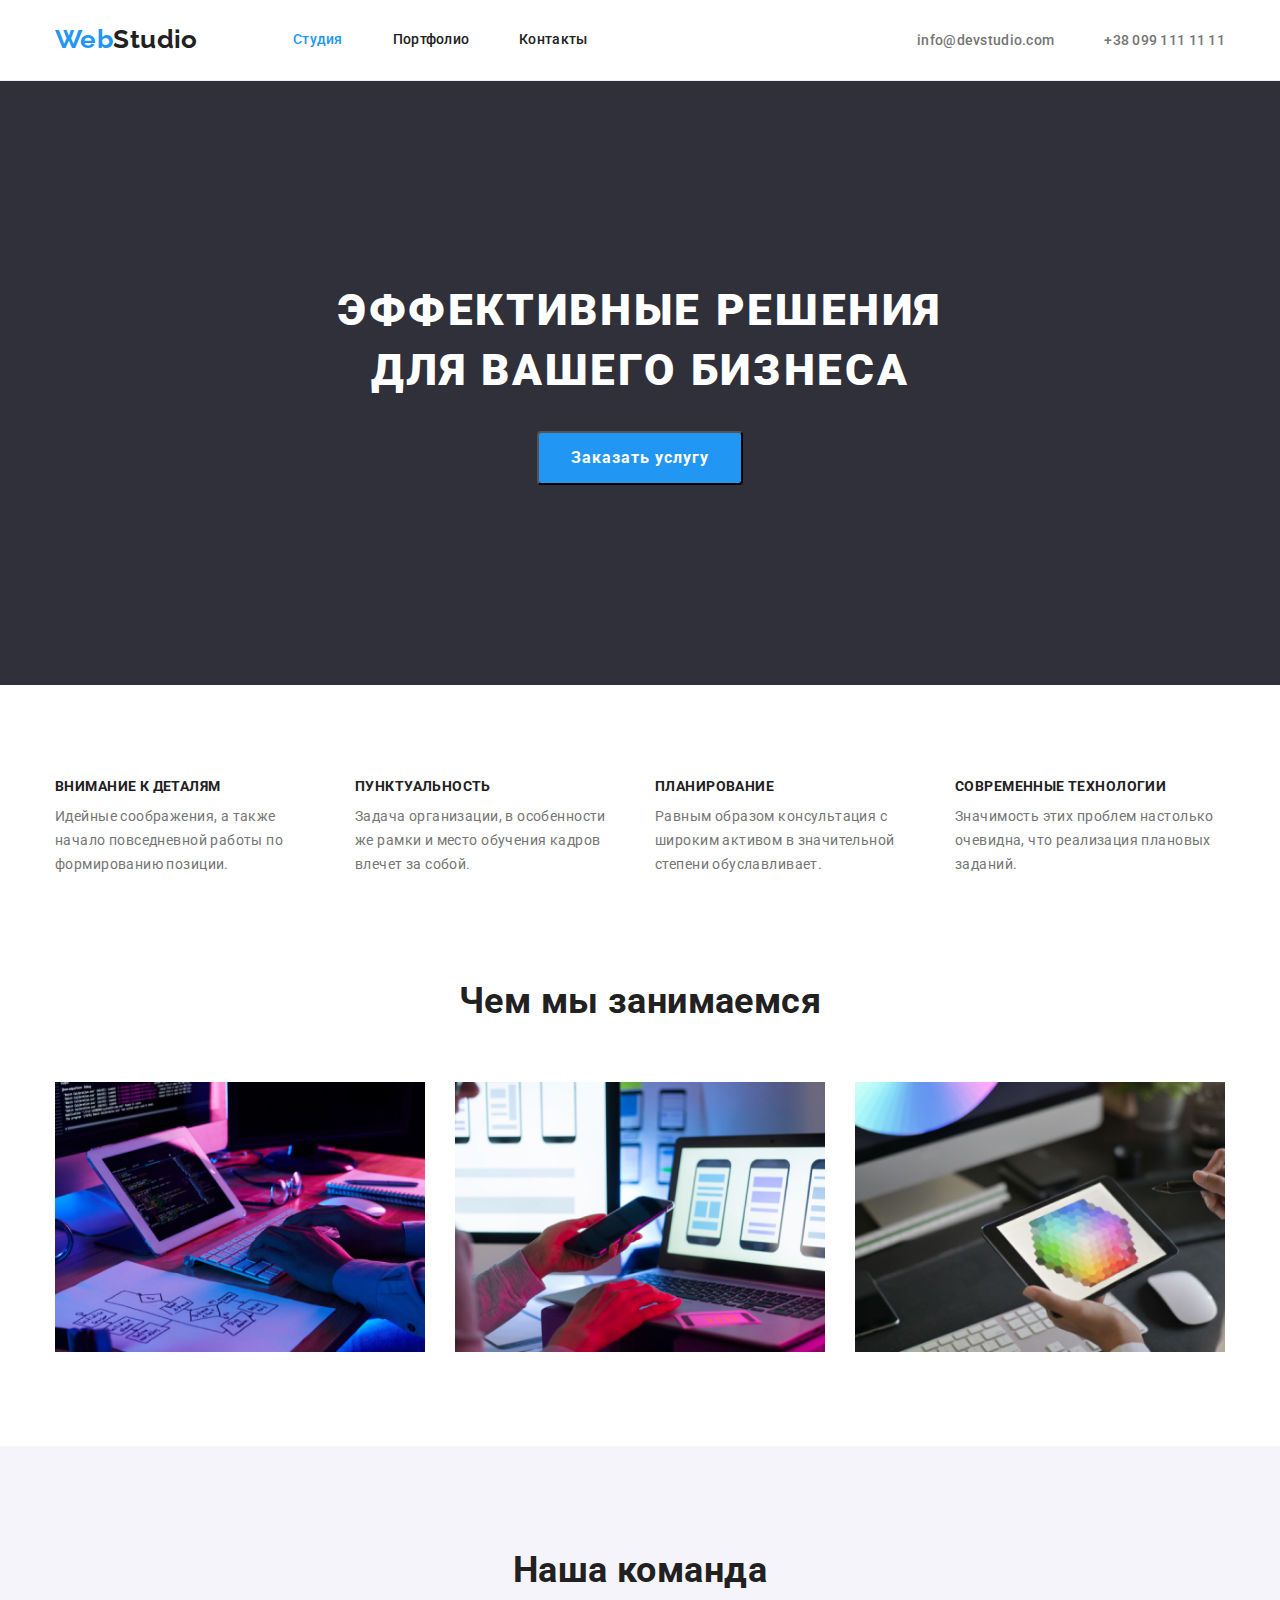
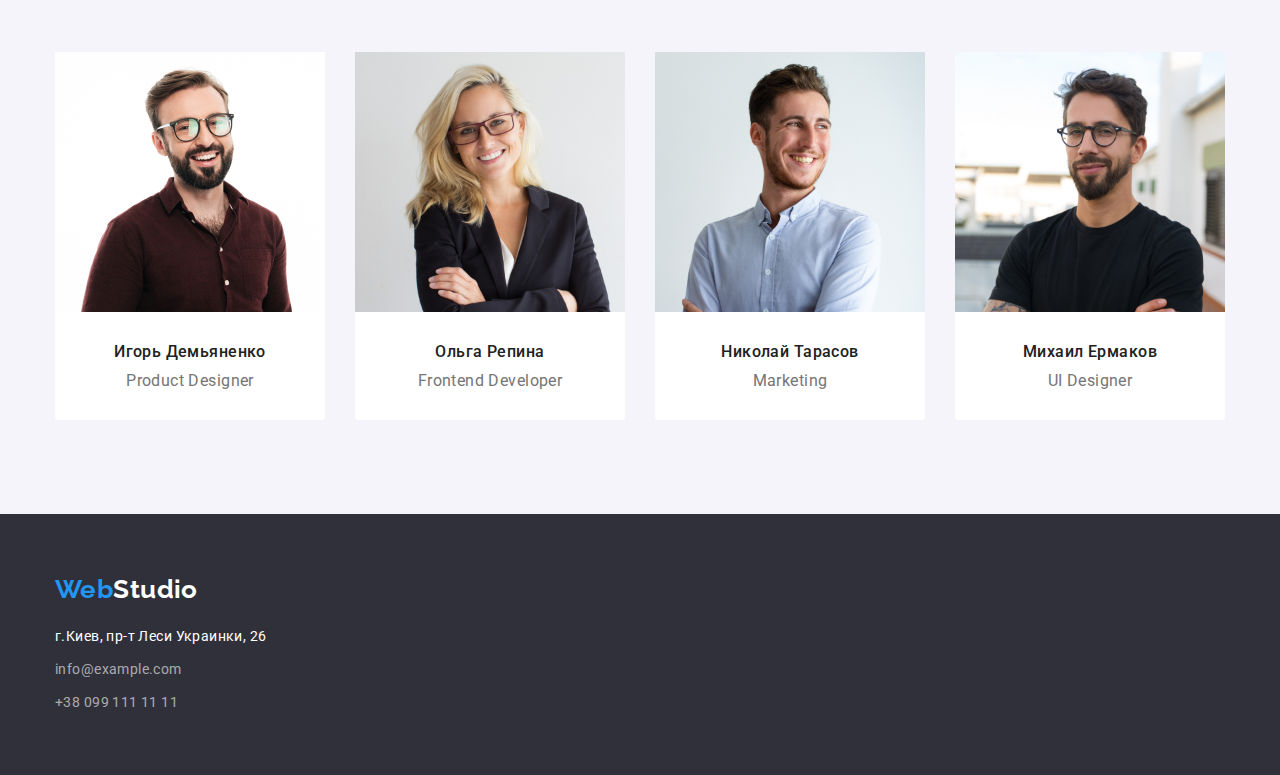
<file: index.html>
<!DOCTYPE html>
<html lang="ru">

<head>
    <meta charset="UTF-8">
    <meta http-equiv="X-UA-Compatible" content="IE=edge">
    <meta name="viewport" content="width=device-width, initial-scale=1.0">
    <title>Studio</title>
    <link rel="preconnect" href="https://fonts.googleapis.com">
    <link rel="preconnect" href="https://fonts.gstatic.com" crossorigin>
    <link href="https://fonts.googleapis.com/css2?family=Raleway:wght@700&family=Roboto:wght@400;500;700&display=swap"
        rel="stylesheet">
    <link rel="stylesheet"
        href="https://cdnjs.cloudflare.com/ajax/libs/modern-normalize/1.0.0/modern-normalize.min.css" />

    <link rel="stylesheet" href="./css/style.css">
</head>

<body>
    <header class="header">
        <div class="container wrapper">
            <a href="./index.html" class="header-logo logo link" lang="en"><span class="webstudio">Web</span>Studio</a>
            <nav class="site-nav">
                <ul class="nav-list">
                    <li class="nav-item"><a href="./index.html" class="link-nav current link">Студия</a></li>
                    <li class="nav-item"><a href="./portfolio.html" class="link-nav link">Портфолио</a></li>
                    <li class="nav-item"><a href="" class="link-nav link">Контакты</a></li>
                </ul>
            </nav>
            <ul class="header-adress-list">
                <li class="header-adress-mail"><a href="mailto:info@devstudio.com" class="header-adress link"
                        lang="en">info@devstudio.com</a></li>
                <li><a href="tel:+38-099-111-11-11" class="header-adress link">+38 099 111 11 11</a></li>
            </ul>
        </div>
    </header>

    <main>
        <!-- Hero -->
        <section class="section-hero section">
            <div class="container">
                <h1 class="hero-title">Эффективные решения для вашего бизнеса</h1>
                <button type="button" class="button-order button">Заказать услугу</button>
            </div>
        </section>

        <!-- Особенности -->
        <section class="section-article section">
            <div class="container">
                <h2 class="visually-hidden">Наши скилы</h2>
                <ul class="article-list">
                    <li class="article-item">
                        <h3 class="article-sub-title">Внимание к деталям</h3>
                        <p class="article-text">Идейные соображения, а также начало повседневной работы по формированию
                            позиции.</p>
                    </li>

                    <li class="article-item">
                        <h3 class="article-sub-title">Пунктуальность</h3>
                        <p class="article-text">Задача организации, в особенности же рамки и место обучения кадров
                            влечет за собой.</p>
                    </li class="article-item">

                    <li class="article-item">
                        <h3 class="article-sub-title">Планирование</h3>
                        <p class="article-text">Равным образом консультация с широким активом в значительной степени
                            обуславливает.</p>
                    </li class="article-item">

                    <li class="article-item">
                        <h3 class="article-sub-title">Современные технологии</h3>
                        <p class="article-text">Значимость этих проблем настолько очевидна, что реализация плановых
                            заданий.</p>
                    </li>
                </ul>
            </div>
        </section>

        <section class="section-gallery section section-dop">
            <div class="container">
                <h2 class="gallery-title">Чем мы занимаемся</h2>
                <ul class="gallery-list">
                    <li class="gallery-item"><img src="./images/main/ourjob1.jpg" alt="Чем мы занимаемся" width="370px"
                            height="270px" class="gallery-img"></li>
                    <li class="gallery-item"><img src="./images/main/ourjob2.jpg" alt="Чем мы занимаемся" width="370px"
                            height="270px" class="gallery-img"></li>
                    <li class="gallery-item"><img src="./images/main/ourjob3.jpg" alt="Чем мы занимаемся" width="370px"
                            height="270px" class="gallery-img"></li>
                </ul>
            </div>
        </section>

        <!-- Наша команда -->
        <section class="section-team section">
            <div class="container">
                <h2 class="team-title">Наша команда</h2>
                <ul class="team-list">
                    <li class="team-item">
                        <img src="./images/main/team1.png" alt="Игорь Дем'яненко" class="team-img" width="270px"
                            height="260px">
                        <div class="team-box">
                            <h3 class="team-sub-title">Игорь Демьяненко</h3>
                            <p class="team-text">Product Designer</p>
                        </div>
                    </li>
                    <li class="team-item">
                        <img src="./images/main/team2.jpg" alt="Ольга Репина" class="team-img" width="270px"
                            height="260px">
                        <div class="team-box">
                            <h3 class="team-sub-title">Ольга Репина</h3>
                            <p class="team-text">Frontend Developer</p>
                        </div>
                    </li>
                    <li class="team-item">
                        <img src="./images/main/team3.jpg" alt="Николай Тарасов" class="team-img" width="270px"
                            height="260px">
                        <div class="team-box">
                            <h3 class="team-sub-title">Николай Тарасов</h3>
                            <p class="team-text">Marketing</p>
                        </div>
                    </li>
                    <li class="team-item">
                        <img src="./images/main/team4.jpg" alt="Михаил Ермаков" class="team-img" width="270px"
                            height="260px">
                        <div class="team-box">
                            <h3 class="team-sub-title">Михаил Ермаков</h3>
                            <p class="team-text">UI Designer</p>
                        </div>
                    </li>
                </ul>
            </div>
        </section>
    </main>

    <!-- Подвал -->
    <footer class="footer ">
        <div class="container">
            <a href="./index.html" class="footer-logo logo link"><span class="webstudio">Web</span>Studio</a>
            <address>
                <a href="https://goo.gl/maps/xhhqfHKfK66kYqQT9" target="_blank"
                    class="footer-adress link adress-phyth link">г.Киев, пр-т Леси Украинки, 26</a>
                <a href=" mailto:info@example.com" lang="en" class="footer-adress link  link">info@example.com</a>
                <a href="tel:+38-099-111-11-11" class="footer-adress link  link">+38 099 111 11 11</a>
            </address>
        </div>
    </footer>
</body>

</html>
</file>
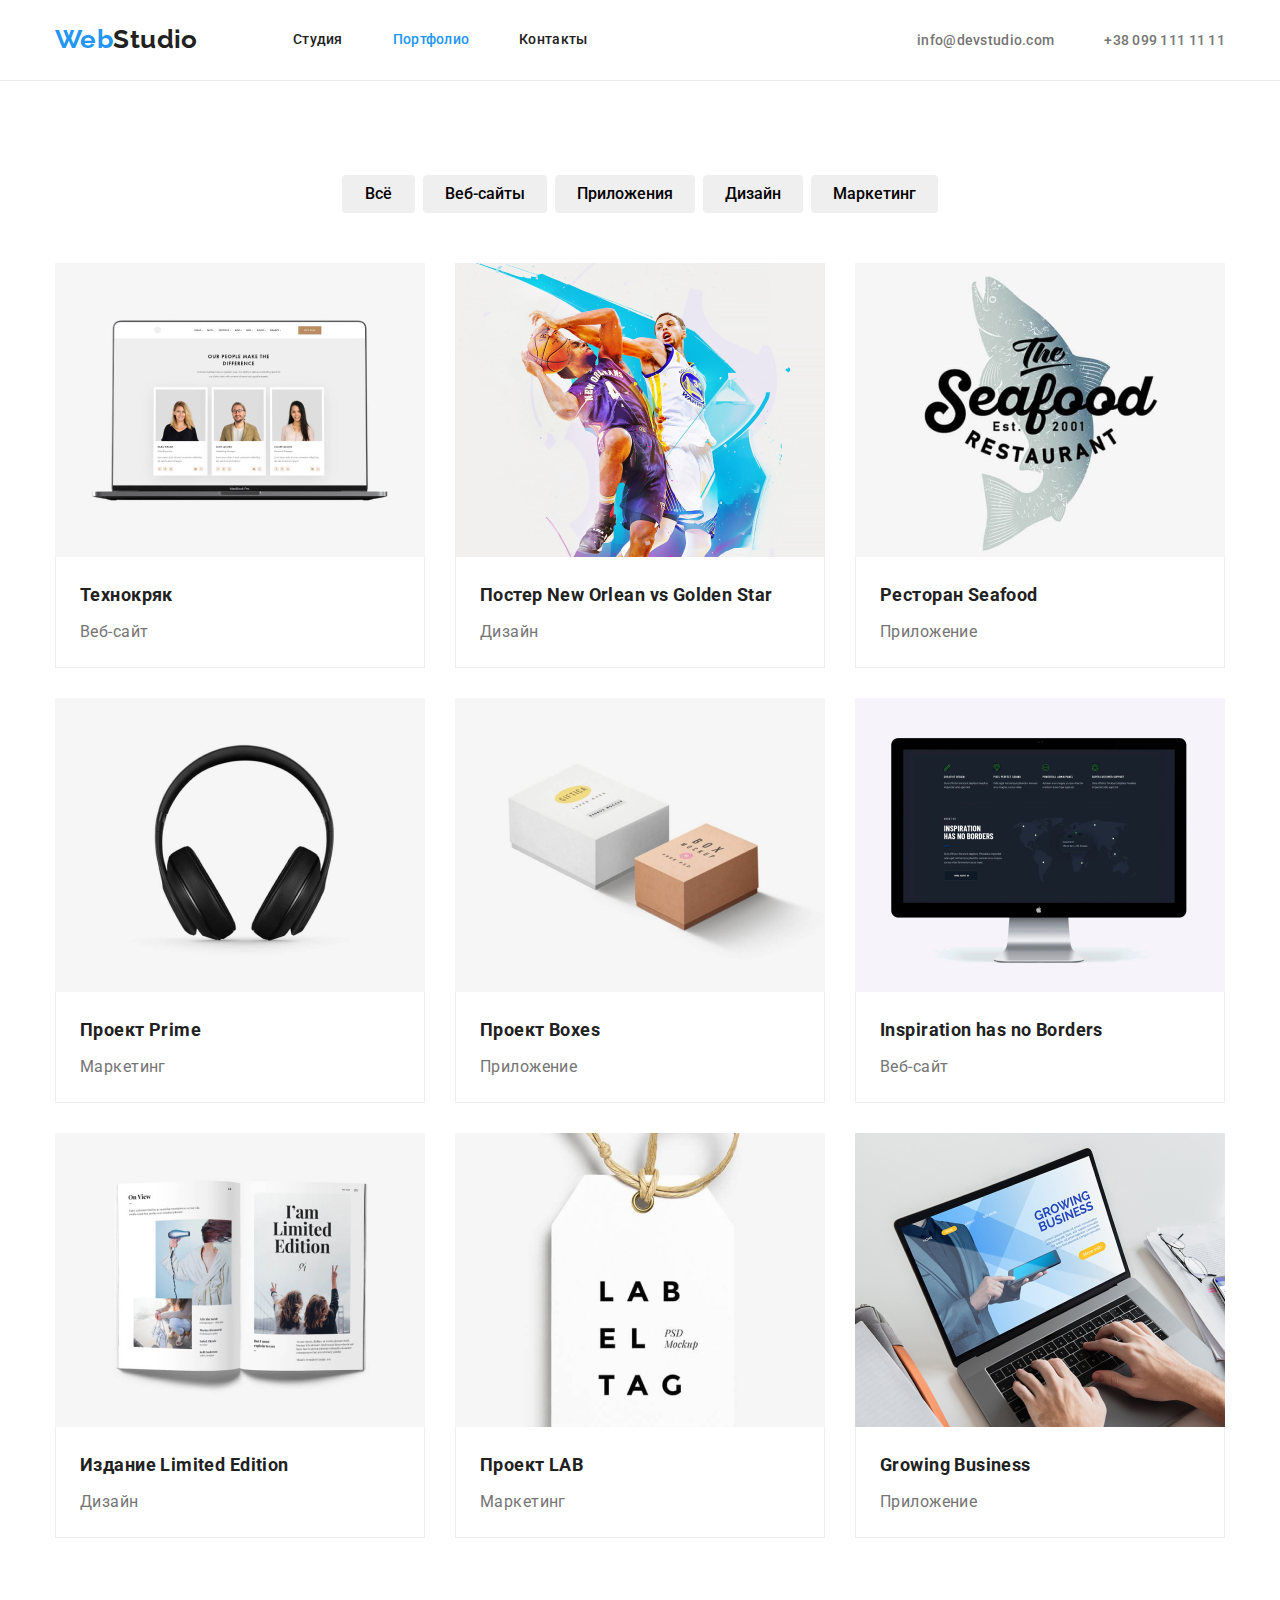
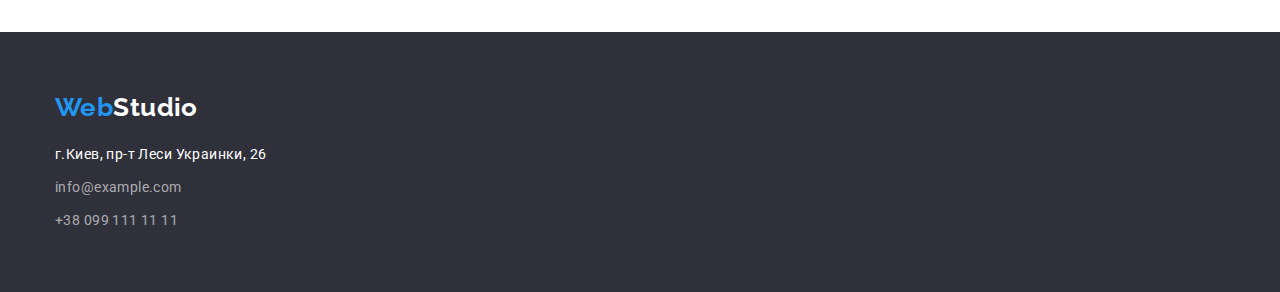
<file: portfolio.html>
<!DOCTYPE html>
<html lang="ru">

<head>
    <meta charset="UTF-8">
    <meta http-equiv="X-UA-Compatible" content="IE=edge">
    <meta name="viewport" content="width=device-width, initial-scale=1.0">
    <title>Portfolio</title>
    <link rel="preconnect" href="https://fonts.googleapis.com">
    <link rel="preconnect" href="https://fonts.gstatic.com" crossorigin>
    <link href="https://fonts.googleapis.com/css2?family=Raleway:wght@700&family=Roboto:wght@400;500;700&display=swap"
        rel="stylesheet">
    <link rel="stylesheet"
        href="https://cdnjs.cloudflare.com/ajax/libs/modern-normalize/1.0.0/modern-normalize.min.css" />

    <link rel="stylesheet" href="./css/style.css">
</head>

<body>
    <header class="header">
        <div class="container wrapper">
            <a href="./index.html" class="header-logo logo link" lang="en"><span class="webstudio">Web</span>Studio</a>
            <nav class="site-nav">
                <ul class="nav-list">
                    <li class="nav-item"><a href="./index.html" class="link-nav link">Студия</a></li>
                    <li class="nav-item"><a href="./portfolio.html" class="link-nav current link">Портфолио</a></li>
                    <li class="nav-item"><a href="" class="link-nav link">Контакты</a></li>
                </ul>
            </nav>
            <ul class="header-adress-list">
                <li class="header-adress-mail"><a href="mailto:info@devstudio.com" class="header-adress link"
                        lang="en">info@devstudio.com</a></li>
                <li><a href="tel:+38-099-111-11-11" class="header-adress link">+38 099 111 11 11</a></li>
            </ul>
        </div>
    </header>

    <main>
        <section class="portfolio-nav section">
            <div class="container">
                <ul class="portfolio-nav-list">
                    <li class="portfolio-nav-item"><button type="button" class="portfolio-button button">Всё</button>
                    </li>
                    <li class="portfolio-nav-item"><button type="button"
                            class="portfolio-button button">Веб-сайты</button></li>
                    <li class="portfolio-nav-item"><button type="button"
                            class="portfolio-button button">Приложения</button>
                    </li>
                    <li class="portfolio-nav-item"><button type="button" class="portfolio-button button">Дизайн</button>
                    </li>
                    <li class="portfolio-nav-item"><button type="button"
                            class="portfolio-button button">Маркетинг</button></li>
                </ul>


                <ul class="portfolio-cards">
                    <li class="portfolio-card">
                        <a href="" class="link"><img src="./images/portfolio/1.jpg" alt="Ноутбук" class="img">
                            <div class="portfolio-card-container">
                                <h2 class="portfolio-cards-sub-title">Технокряк</h2>
                                <p class="portfolio-cards-text">Веб-сайт</p>
                            </div>
                        </a>
                    </li>

                    <li class="portfolio-card">
                        <a href="" class="link"><img src="./images/portfolio/2.jpg" alt="Баскетболисты" class="img">
                            <div class="portfolio-card-container">
                                <h2 class="portfolio-cards-sub-title">Постер New Orlean vs Golden Star</h2>
                                <p class="portfolio-cards-text">Дизайн</p>
                            </div>
                        </a>
                    </li>
                    <li class="portfolio-card">
                        <a href="" class="link"><img src="./images/portfolio/3.jpg" alt="Лого Seafood" class="img">
                            <div class="portfolio-card-container">
                                <h2 class="portfolio-cards-sub-title">Ресторан Seafood</h2>
                                <p class="portfolio-cards-text">Приложение</p>
                            </div>
                        </a>
                    </li>
                    <li class="portfolio-card">
                        <a href="" class="link"></a><img src="./images/portfolio/4.jpg" alt="Наушники" class="img">
                        <div class="portfolio-card-container">
                            <h2 class="portfolio-cards-sub-title">Проект Prime</h2>
                            <p class="portfolio-cards-text">Маркетинг</p>
                        </div>
                        </a>
                    </li>
                    <li class="portfolio-card">
                        <a href="" class="link"></a><img src="./images/portfolio/5.jpg" alt="Коробки" class="img">
                        <div class="portfolio-card-container">
                            <h2 class="portfolio-cards-sub-title">Проект Boxes</h2>
                            <p class="portfolio-cards-text">Приложение</p>
                        </div>
                        </a>
                    </li>
                    <li class="portfolio-card">
                        <a href="" class="link"></a><img src="./images/portfolio/6.jpg" alt="Монитор" class="img">
                        <div class="portfolio-card-container">
                            <h2 class="portfolio-cards-sub-title">Inspiration has no Borders</h2>
                            <p class="portfolio-cards-text">Веб-сайт</p>
                        </div>
                        </a>
                    </li>
                    <li class="portfolio-card">
                        <a href="" class="link"></a><img src="./images/portfolio/7.jpg" alt="Журнал" class="img">
                        <div class="portfolio-card-container">
                            <h2 class="portfolio-cards-sub-title">Издание Limited Edition</h2>
                            <p class="portfolio-cards-text">Дизайн</p>
                        </div>
                        </a>
                    </li>
                    <li class="portfolio-card">
                        <a href="" class="link"></a><img src="./images/portfolio/8.jpg" alt="Ярлык" class="img">
                        <div class="portfolio-card-container">
                            <h2 class="portfolio-cards-sub-title">Проект LAB</h2>
                            <p class="portfolio-cards-text">Маркетинг</p>
                        </div>
                        </a>
                    </li>
                    <li class="portfolio-card">
                        <a href="" class="link"><img src="./images/portfolio/9.jpg" alt="Ноутбук" class="img">
                            <div class="portfolio-card-container">
                                <h2 class="portfolio-cards-sub-title">Growing Business</h2>
                                <p class="portfolio-cards-text">Приложение</p>
                            </div>
                        </a>
                    </li>
                </ul>
            </div>
        </section>
    </main>



    <!-- Подвал -->
    <footer class="footer">
        <div class="container">
            <a href="./index.html" class="footer-logo logo link"><span class="webstudio">Web</span>Studio</a>
            <address>
                <a href="https://goo.gl/maps/xhhqfHKfK66kYqQT9" target="_blank"
                    class="footer-adress link adress-phyth link">г.Киев, пр-т Леси Украинки, 26</a>
                <a href=" mailto:info@example.com" lang="en" class="footer-adress link  link">info@example.com</a>
                <a href="tel:+38-099-111-11-11" class="footer-adress link  link">+38 099 111 11 11</a>
            </address>
        </div>
    </footer>
</body>

</html>
</file>
<file: css/style.css>
h1,
h2,
h3,
h4,
h5,
h6,
ul,
p {
  margin: 0;
  padding: 0;
}

:root {
  --primary-text-color: #757575;
  --primary-heading-color: #212121;
  --accent-color: #2196f3;
  --primary-bacground-color: #fff;
  --secondary-text-color: #fff;
  --secondary-background-color: #2f303a;
}

/* -----body----- */
body {
  font-family: "Roboto", sans-serif;
  background-color: var(--primary-bacground-color);
  color: var(--primary-text-color);
  font-size: 14px;
  font-weight: 400;
  font-style: normal;
  letter-spacing: 0.03em;
}

ul,
ol [class] {
  list-style: none;
}

a.link {
  text-decoration: none;
}

h2,
h3 {
  color: var(--primary-heading-color);
}

img {
  display: block;
}

.section {
  padding-top: 94px;
  padding-bottom: 94px;
}

.section.section-dop {
  padding-top: 0px;
}

.container {
  width: 1200px;
  margin-left: auto;
  margin-right: auto;
  padding-left: 15px;
  padding-right: 15px;
  /* outline: 2px solid tomato; */
}

.button {
  font-family: "Roboto";
  cursor: pointer;
  border-radius: 4px;
}

.visually-hidden {
  position: absolute;
  width: 1px;
  height: 1px;
  margin: -1px;
  border: 0;
  padding: 0;

  white-space: nowrap;
  clip-path: inset(100%);
  clip: rect(0 0 0 0);
  overflow: hidden;
}

/* -----header----- */

.header {
  border-bottom: 1px solid #ececec;
}

.wrapper {
  display: flex;
  align-items: center;
}

.site-nav {
  display: block;
}

.nav-list {
  display: flex;
}

.nav-item:not(:nth-last-child(-n + 1)) {
  margin-right: 50px;
}

.link-nav {
  display: block;
  font-weight: 500;
  font-size: 14px;
  letter-spacing: 0.02em;
  color: #212121;
  padding: 32px 0px;
}

.link-nav {
  line-height: 1.14;
}

.link-nav.current {
  color: var(--accent-color);
}

.link-nav:hover,
.link-nav:focus {
  color: var(--accent-color);
}

.header-adress {
  font-weight: 500;
  letter-spacing: 0.02em;
  color: var(--primary-text-color);
}

.header-adress:hover,
.header-adress:focus {
  color: var(--accent-color);
}

.header-adress-list {
  display: flex;
  margin-left: auto;
}

.header-adress-mail {
  margin-right: 50px;
}

.logo {
  font-family: "Raleway";
  font-size: 26px;
  font-weight: bold;
  line-height: 1.2;
  width: 145px;
  height: 31px;
}

.header-logo.logo {
  margin-right: 93px;
  color: var(--primary-heading-color);
}

.webstudio {
  color: var(--accent-color);
}

.section-hero {
  text-align: center;
  background-color: var(--secondary-background-color);
  color: var(--secondary-text-color);
}

.section-hero.section {
  padding-top: 200px;
  padding-bottom: 200px;
}

.hero-title {
  width: 696px;
  height: 120px;
  letter-spacing: 0.06em;
  font-weight: 900;
  font-size: 44px;
  line-height: 1.36;
  margin-bottom: 30px;
  margin-right: auto;
  margin-left: auto;
  text-transform: uppercase;
}

/* Кнопка заказа */

.button-order {
  font-weight: 700;
  font-size: 16px;
  letter-spacing: 0.06em;
  line-height: 1.87;
  margin: 0 auto;
  background-color: var(--accent-color);
  color: var(--secondary-text-color);
  padding: 10px 32px;
  min-width: 200px;
}

.button-order:hover,
.button-order:focus {
  background-color: #188ce8;
}

/* section-article */

/* .section-article {
  visibility: hidden
} */

.article-sub-title {
  font-weight: 700;
  font-size: 14px;
  line-height: 1.14;
  text-transform: uppercase;
  margin-bottom: 10px;
}

.article-list {
  display: flex;
  justify-content: space-between;
}

.article-text {
  line-height: 1.71;
}

.article-item {
  width: 270px;
}

.article-item:not(:nth-last-child(-n + 1)) {
  margin-right: 30px;
}

/* section-gallery */
.section-gallery {
  text-align: center;
}

.gallery-title {
  font-weight: 700;
  font-size: 36px;
  line-height: 1.71;
  margin-bottom: 50px;
}

.gallery-list {
  display: flex;
  justify-content: space-between;
}

.gallery-item {
  width: 370px;
}

.gallery-item:not(:nth-last-child(-n + 1)) {
  margin-right: 30px;
}

/* section-team */
.section-team {
  background-color: #f5f4fa;
}

.team-list {
  font-size: 16px;
  text-align: center;
  display: flex;
  border-bottom-left-radius: 4px;
  border-bottom-right-radius: 4px;
}

.team-title {
  text-align: center;
  font-weight: 700;
  font-size: 36px;
  line-height: 1.71;
  margin-bottom: 50px;
}

.team-sub-title {
  font-weight: 500;
  font-size: 16px;
  line-height: 1.19;
  margin-bottom: 10px;
}

.team-item {
  width: 270px;
  background-color: var(--primary-bacground-color);
  border-radius: 0px 0px 4px 4px;
}

.team-item:not(:nth-last-child(-n + 1)) {
  margin-right: 30px;
}

.team-text {
  line-height: 1.19;
}

.team-box {
  padding: 30px 20px;
}

/* -----portfolio----- */
.portfolio-nav-list {
  display: flex;
  justify-content: center;
  margin-bottom: 50px;
}

.portfolio-nav-item:not(:nth-last-child(-n + 1)) {
  margin-right: 8px;
}

.portfolio-button {
  border: none;
  min-width: 73px;
  min-height: 38px;
  padding: 0px 22px;
  font-weight: 500;
  font-size: 16px;
  line-height: 1.62;
  text-align: center;
  border-color: #f5f4fa;
}

.portfolio-button:hover,
.portfolio-button:focus {
  background-color: var(--accent-color);
  color: var(--secondary-text-color);
}

.portfolio-cards {
  display: flex;
  flex-wrap: wrap;
  justify-content: space-between;
  align-items: center;
}

.portfolio-card:not(:nth-last-child(-n + 3)) {
  margin-bottom: 30px;
}

.portfolio-card:not(:nth-last-child(3n + 1)) {
  margin-right: 30px;
}

.portfolio-card {
  min-width: 370px;
  min-height: 404px;
  background: var(--primary-bacground-color);
}

.portfolio-cards-sub-title {
  font-weight: 700;
  font-size: 18px;
  line-height: 2;
}

.portfolio-cards-text {
  color: var(--primary-text-color);
  font-weight: 400;
  font-size: 16px;
  line-height: 1.87;
}

.portfolio-card-container {
  padding: 20px 24px;
  border-left: 1px solid #eeeeee;
  border-right: 1px solid #eeeeee;
  border-bottom: 1px solid #eeeeee;
}

.portfolio-card-container h2 {
  margin-bottom: 4px;
}

/* -----footer----- */
.footer {
  line-height: 1.71;
  background-color: var(--secondary-background-color);
  color: var(--secondary-text-color);
  padding-top: 60px;
  padding-bottom: 60px;
}

.footer-adress {
  font-weight: 400;
  font-style: normal;
  color: rgba(255, 255, 255, 60%);
}

.footer-adress:not(:nth-last-child(-n + 1)) {
  margin-bottom: 9px;
}

.footer-logo.logo {
  display: block;
  color: var(--secondary-text-color);
  margin-bottom: 20px;
}

.footer-adress:hover,
.footer-adress:focus {
  color: var(--accent-color);
}

.footer-adress.adress {
  color: var(--secondary-text-color);
}

.adress-phyth {
  color: var(--secondary-text-color);
}

.footer address {
  display: flex;
  flex-direction: column;
}
</file>
